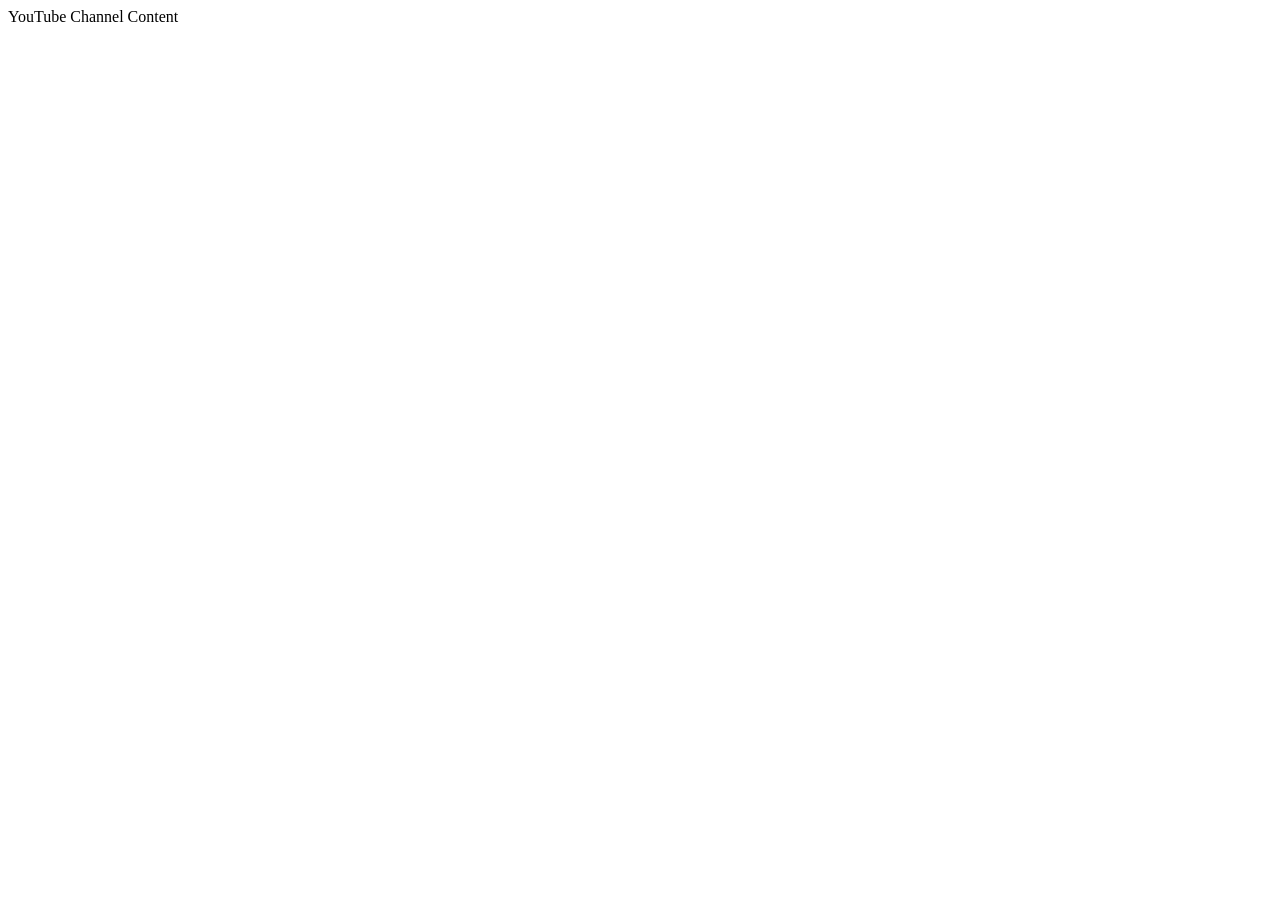
<file: sample_youtube/sample_channel.html>
<!DOCTYPE html>
<html lang="en">
<head>
  <meta charset="utf-8">
  <title>TechPulse Explains - YouTube</title>
</head>
<body>
  <div id="content">YouTube Channel Content</div>
  <script>
    var ytInitialData = {
      "metadata": {
        "channelMetadataRenderer": {
          "title": "TechPulse Explains",
          "description": "Deep-dives into AI, modern software engineering, web architectures, and developer tooling.",
          "externalId": "UC_x5XG1OV2P6uZZ5FSM9Ttw",
          "vanityChannelUrl": "https://www.youtube.com/@TechPulseOfficial"
        }
      },
      "header": {
        "c4TabbedHeaderRenderer": {
          "title": "TechPulse Explains",
          "channelId": "UC_x5XG1OV2P6uZZ5FSM9Ttw",
          "subscriberCountText": { "simpleText": "1.45M subscribers" },
          "videosCountText": { "runs": [{ "text": "248 videos" }] },
          "avatar": {
            "thumbnails": [
              { "url": "https://images.unsplash.com/photo-1618005182384-a83a8bd57fbe?w=150" }
            ]
          },
          "banner": {
            "thumbnails": [
              { "url": "https://images.unsplash.com/photo-1550745165-9bc0b252726f?w=1200" }
            ]
          },
          "badges": [
            { "metadataBadgeRenderer": { "style": "BADGE_STYLE_TYPE_VERIFIED" } }
          ]
        }
      },
      "contents": {
        "twoColumnBrowseResultsRenderer": {
          "tabs": [
            {
              "tabRenderer": {
                "title": "Videos",
                "content": {
                  "richGridRenderer": {
                    "contents": [
                      {
                        "richItemRenderer": {
                          "content": {
                            "videoRenderer": {
                              "videoId": "v_ai_agent_01",
                              "title": { "runs": [{ "text": "Building Autonomous Multi-Agent AI Systems in 2026: Complete Architecture" }] },
                              "thumbnail": { "thumbnails": [{ "url": "https://images.unsplash.com/photo-1620712943543-bcc4688e7485?w=500" }] },
                              "lengthText": { "simpleText": "18:42" },
                              "viewCountText": { "simpleText": "482,000 views" },
                              "publishedTimeText": { "simpleText": "3 days ago" },
                              "descriptionSnippet": { "runs": [{ "text": "A comprehensive deep-dive into how modern LLM agents plan, reason, invoke subagents, and self-heal in complex production environments." }] }
                            }
                          }
                        }
                      },
                      {
                        "richItemRenderer": {
                          "content": {
                            "videoRenderer": {
                              "videoId": "v_sqlite_scale",
                              "title": { "runs": [{ "text": "SQLite at Scale: Can SQLite Actually Handle Millions of Queries?" }] },
                              "thumbnail": { "thumbnails": [{ "url": "https://images.unsplash.com/photo-1544383835-bda2bc66a55d?w=500" }] },
                              "lengthText": { "simpleText": "14:15" },
                              "viewCountText": { "simpleText": "925,000 views" },
                              "publishedTimeText": { "simpleText": "2 weeks ago" },
                              "descriptionSnippet": { "runs": [{ "text": "Benchmarking WAL mode, PRAGMA optimizations, memory-mapped I/O, and concurrent readers in production SQLite deployments." }] }
                            }
                          }
                        }
                      },
                      {
                        "richItemRenderer": {
                          "content": {
                            "reelItemRenderer": {
                              "videoId": "v_short_python_tip",
                              "headline": { "simpleText": "3 Python 3.14 Features You Probably Didn't Notice #shorts" },
                              "thumbnail": { "thumbnails": [{ "url": "https://images.unsplash.com/photo-1526379095098-d400fd0bf935?w=500" }] },
                              "viewCountText": { "simpleText": "2.4M views" }
                            }
                          }
                        }
                      }
                    ]
                  }
                }
              }
            }
          ]
        }
      }
    };
  </script>
</body>
</html>
</file>
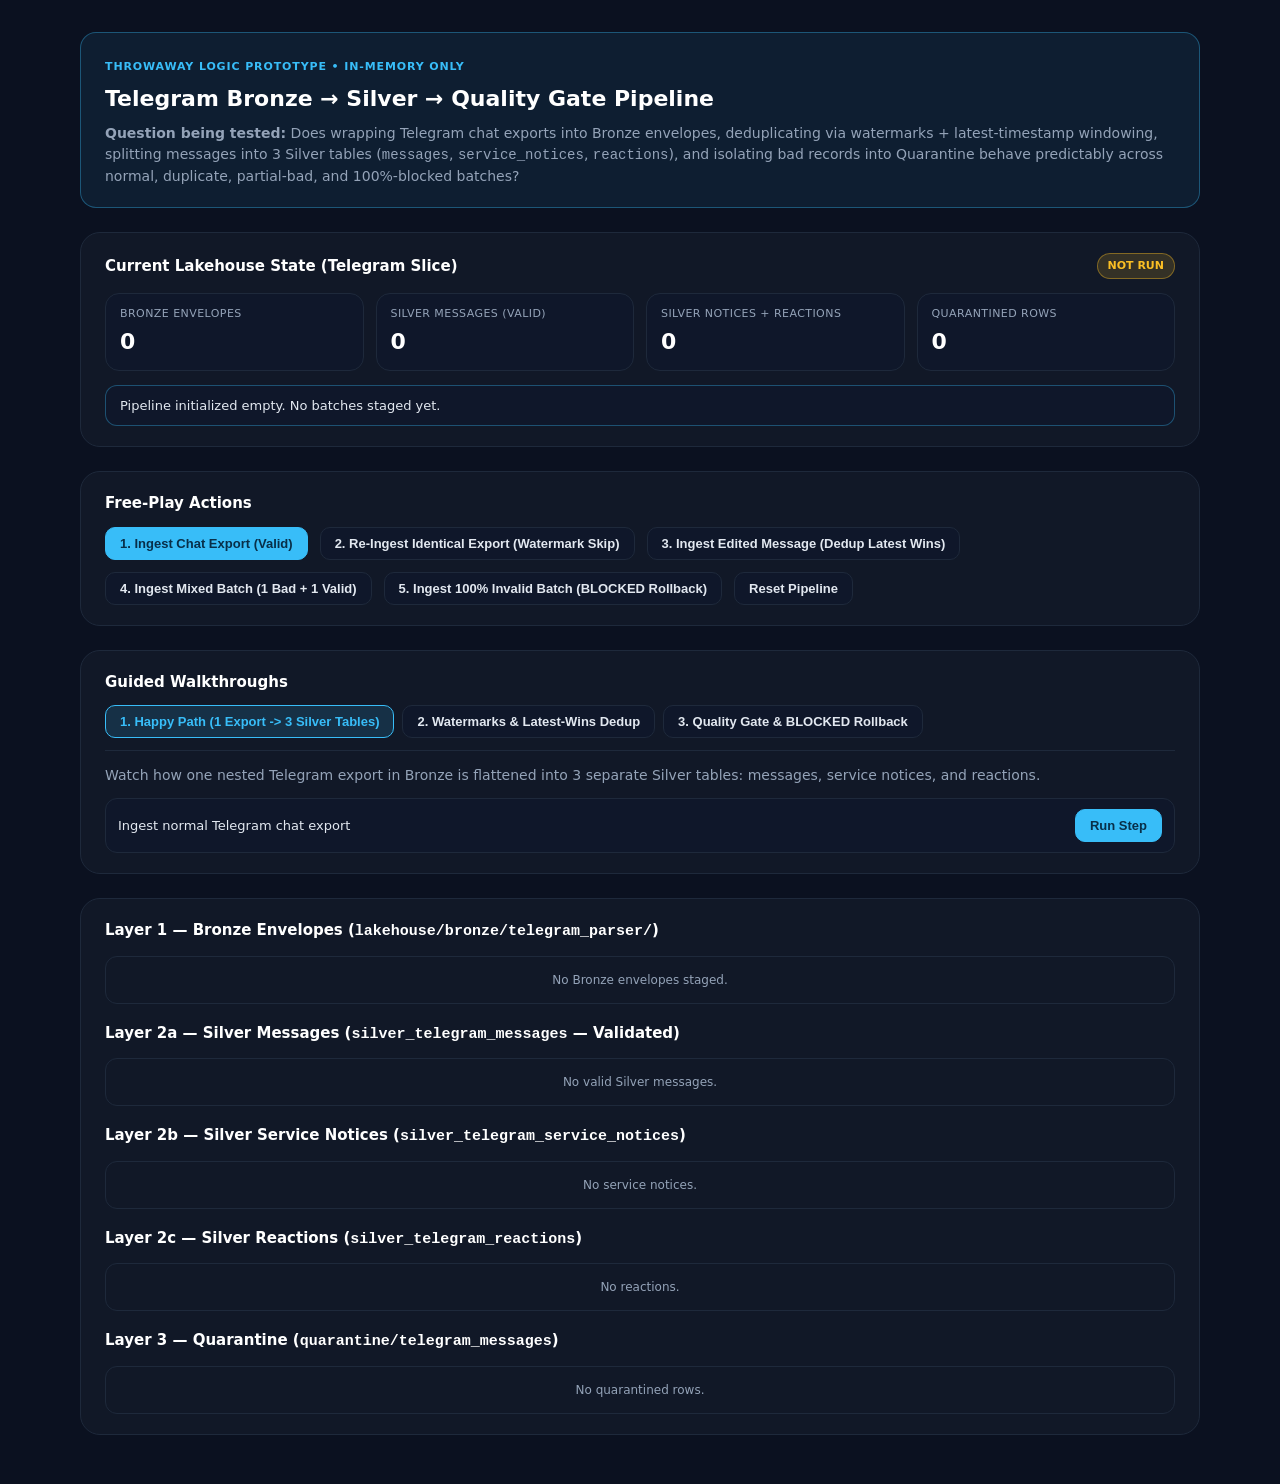
<file: src/gemini_ocr/ducklake/PROTOTYPE_telegram_bronze_to_silver.html>
<!DOCTYPE html>
<html lang="en">
<head>
<meta charset="UTF-8">
<meta name="viewport" content="width=device-width, initial-scale=1.0">
<title>PROTOTYPE — Telegram Bronze → Silver Pipeline</title>
<style>
  :root {
    --bg: #0b1120;
    --surface: #111827;
    --surface-2: #0f172a;
    --border: #1e293b;
    --text: #e2e8f0;
    --muted: #94a3b8;
    --accent: #38bdf8;
    --good: #34d399;
    --warn: #fbbf24;
    --bad: #f87171;
  }
  * { box-sizing: border-box; }
  body {
    margin: 0;
    padding: 32px 20px 60px;
    font-family: system-ui, -apple-system, Segoe UI, Roboto, sans-serif;
    background: var(--bg);
    color: var(--text);
    line-height: 1.5;
  }
  .wrap { max-width: 1120px; margin: 0 auto; display: flex; flex-direction: column; gap: 24px; }
  .banner {
    background: rgba(56, 189, 248, 0.08);
    border: 1px solid rgba(56, 189, 248, 0.35);
    border-radius: 16px;
    padding: 20px 24px;
  }
  .tag {
    display: inline-block;
    font-size: 11px;
    font-weight: 700;
    letter-spacing: 0.08em;
    text-transform: uppercase;
    color: var(--accent);
    margin-bottom: 6px;
  }
  h1 { margin: 0 0 8px; font-size: 22px; font-weight: 800; color: #fff; }
  h2 { margin: 0 0 12px; font-size: 15px; font-weight: 700; color: #fff; }
  p { margin: 0; color: var(--muted); font-size: 14px; }
  .card {
    background: var(--surface);
    border: 1px solid var(--border);
    border-radius: 20px;
    padding: 20px 24px;
  }
  .row { display: flex; flex-wrap: wrap; gap: 12px; align-items: center; }
  .grid-4 { display: grid; grid-template-columns: repeat(auto-fit, minmax(170px, 1fr)); gap: 12px; }
  .stat {
    background: var(--surface-2);
    border: 1px solid var(--border);
    border-radius: 14px;
    padding: 12px 14px;
  }
  .stat-label { font-size: 11px; color: var(--muted); text-transform: uppercase; letter-spacing: 0.04em; }
  .stat-val { font-size: 22px; font-weight: 800; color: #fff; margin-top: 2px; }
  .badge {
    display: inline-block;
    padding: 4px 10px;
    border-radius: 999px;
    font-size: 11px;
    font-weight: 700;
  }
  .badge-passed { background: rgba(52, 211, 153, 0.15); color: var(--good); border: 1px solid rgba(52, 211, 153, 0.4); }
  .badge-warn { background: rgba(251, 191, 36, 0.15); color: var(--warn); border: 1px solid rgba(251, 191, 36, 0.4); }
  .badge-blocked { background: rgba(248, 113, 113, 0.15); color: var(--bad); border: 1px solid rgba(248, 113, 113, 0.4); }
  .callout {
    margin-top: 14px;
    padding: 10px 14px;
    border-radius: 12px;
    background: var(--surface-2);
    border: 1px solid rgba(56, 189, 248, 0.35);
    font-size: 13px;
    color: var(--text);
  }
  button {
    cursor: pointer;
    border: 1px solid var(--border);
    background: var(--surface-2);
    color: var(--text);
    padding: 8px 14px;
    border-radius: 10px;
    font-size: 13px;
    font-weight: 600;
  }
  button:hover { border-color: var(--accent); color: #fff; }
  button.primary { background: var(--accent); color: #082f49; border-color: var(--accent); }
  button.primary:hover { filter: brightness(1.08); }
  button:disabled { opacity: 0.45; cursor: not-allowed; }
  .tabs { display: flex; gap: 8px; border-bottom: 1px solid var(--border); padding-bottom: 12px; margin-bottom: 14px; flex-wrap: wrap; }
  .tab.active { background: rgba(56, 189, 248, 0.15); border-color: var(--accent); color: var(--accent); }
  .step-list { display: flex; flex-direction: column; gap: 8px; margin-top: 12px; }
  .step-item { display: flex; align-items: center; justify-content: space-between; gap: 12px; padding: 10px 12px; border-radius: 12px; background: var(--surface-2); border: 1px solid var(--border); }
  .step-item.done { border-color: rgba(52, 211, 153, 0.45); }
  .tables-grid { display: flex; flex-direction: column; gap: 18px; }
  .tbl-wrap { overflow-x: auto; border: 1px solid var(--border); border-radius: 12px; }
  table { width: 100%; border-collapse: collapse; font-size: 12px; text-align: left; }
  th { background: var(--surface-2); color: var(--muted); padding: 8px 10px; border-bottom: 1px solid var(--border); font-weight: 600; white-space: nowrap; }
  td { padding: 8px 10px; border-bottom: 1px solid rgba(30, 41, 59, 0.6); font-family: ui-monospace, SFMono-Regular, Consolas, monospace; white-space: nowrap; max-width: 280px; overflow: hidden; text-overflow: ellipsis; }
  .empty { padding: 14px; font-size: 12px; color: var(--muted); text-align: center; }
</style>
</head>
<body>
<div class="wrap">
  <div class="banner">
    <span class="tag">Throwaway Logic Prototype &bull; In-Memory Only</span>
    <h1>Telegram Bronze &rarr; Silver &rarr; Quality Gate Pipeline</h1>
    <p>
      <strong>Question being tested:</strong> Does wrapping Telegram chat exports into Bronze envelopes,
      deduplicating via watermarks + latest-timestamp windowing, splitting messages into 3 Silver tables
      (<code>messages</code>, <code>service_notices</code>, <code>reactions</code>), and isolating bad records
      into Quarantine behave predictably across normal, duplicate, partial-bad, and 100%-blocked batches?
    </p>
  </div>

  <!-- Current State -->
  <div class="card">
    <div class="row" style="justify-content: space-between; margin-bottom: 14px;">
      <h2 style="margin:0;">Current Lakehouse State (Telegram Slice)</h2>
      <span id="statusBadge" class="badge badge-warn">NOT RUN</span>
    </div>
    <div class="grid-4" id="summaryStats"></div>
    <div id="lastEventCallout" class="callout">Click any action below or start a guided walkthrough to watch records move from Bronze to Silver.</div>
  </div>

  <!-- Free-Play Actions -->
  <div class="card">
    <h2>Free-Play Actions</h2>
    <div class="row">
      <button class="primary" onclick="runAction('normal')">1. Ingest Chat Export (Valid)</button>
      <button onclick="runAction('same')">2. Re-Ingest Identical Export (Watermark Skip)</button>
      <button onclick="runAction('edited')">3. Ingest Edited Message (Dedup Latest Wins)</button>
      <button onclick="runAction('mixed')">4. Ingest Mixed Batch (1 Bad + 1 Valid)</button>
      <button onclick="runAction('blocked')">5. Ingest 100% Invalid Batch (BLOCKED Rollback)</button>
      <button onclick="runAction('reset')">Reset Pipeline</button>
    </div>
  </div>

  <!-- Guided Walkthroughs -->
  <div class="card">
    <h2>Guided Walkthroughs</h2>
    <div class="tabs" id="walkthroughTabs"></div>
    <p id="walkthroughDesc"></p>
    <div class="step-list" id="walkthroughSteps"></div>
  </div>

  <!-- Live Layer Tables -->
  <div class="card tables-grid">
    <div>
      <h2>Layer 1 &mdash; Bronze Envelopes (<code>lakehouse/bronze/telegram_parser/</code>)</h2>
      <div class="tbl-wrap" id="tblBronze"></div>
    </div>
    <div>
      <h2>Layer 2a &mdash; Silver Messages (<code>silver_telegram_messages</code> &mdash; Validated)</h2>
      <div class="tbl-wrap" id="tblSilverMsg"></div>
    </div>
    <div>
      <h2>Layer 2b &mdash; Silver Service Notices (<code>silver_telegram_service_notices</code>)</h2>
      <div class="tbl-wrap" id="tblSilverNotice"></div>
    </div>
    <div>
      <h2>Layer 2c &mdash; Silver Reactions (<code>silver_telegram_reactions</code>)</h2>
      <div class="tbl-wrap" id="tblSilverReact"></div>
    </div>
    <div>
      <h2>Layer 3 &mdash; Quarantine (<code>quarantine/telegram_messages</code>)</h2>
      <div class="tbl-wrap" id="tblQuarantine"></div>
    </div>
  </div>
</div>

<script>
/* ============================================================================
 * PURE PORTABLE LOGIC MODULE (No DOM / document references)
 * Models: src/gemini_ocr/ducklake/adapters/telegram.py + silver.py + quality.py
 * ========================================================================== */
const TelegramPipeline = (() => {
  function stableHash(obj) {
    const str = JSON.stringify(obj);
    let h = 2166136261;
    for (let i = 0; i < str.length; i++) {
      h ^= str.charCodeAt(i);
      h = Math.imul(h, 16777619);
    }
    return ("00000000" + (h >>> 0).toString(16)).slice(-8);
  }

  function createInitialState() {
    return {
      batchSeq: 0,
      status: "NOT RUN",
      lastChange: "Pipeline initialized empty. No batches staged yet.",
      watermarks: {},          // record_key -> payload_hash
      bronzeEnvelopes: [],     // committed BronzeEnvelope records
      silverMessages: [],
      silverNotices: [],
      silverReactions: [],
      quarantine: [],
      stats: { scanned: 0, ingested: 0, skipped: 0 }
    };
  }

  function isValidIsoTimestamp(val) {
    if (!val || typeof val !== "string") return false;
    const t = Date.parse(val);
    return !Number.isNaN(t);
  }

  function rebuildSilverAndGate(bronzeEnvelopes, batchId, evaluatedAt, existingQuarantine) {
    // 1. Flatten Bronze payloads into raw Silver rows
    const rawNotices = [];
    const rawMessages = [];
    const rawReactions = [];

    for (const env of bronzeEnvelopes) {
      const p = env.payload;
      const chatTitle = String(p.chat_title || "Unknown Chat");
      for (const m of (p.messages || [])) {
        const msgId = Number(m.id || 0);
        const mType = String(m.type || "message");
        if (mType === "service") {
          rawNotices.push({
            chat_title: chatTitle,
            message_id: msgId,
            notice_date_text: String(m.date || ""),
            notice_text: String(m.text || ""),
            _batch_id: env._batch_id,
            _ingested_at: env._ingested_at,
            _is_test_artifact: env._is_test_artifact
          });
          continue;
        }
        const media = m.media && typeof m.media === "object" ? m.media : null;
        rawMessages.push({
          chat_title: chatTitle,
          message_id: msgId,
          from_name: m.from_name ?? null,
          message_ts: isValidIsoTimestamp(m.date) ? new Date(m.date).toISOString() : null,
          reply_to_message_id: m.reply_to_message_id ?? null,
          text: String(m.text || ""),
          has_media: media !== null,
          media_type: media ? String(media.type) : null,
          reaction_count: m.reaction_count != null ? Number(m.reaction_count) : 0,
          _batch_id: env._batch_id,
          _ingested_at: env._ingested_at,
          _is_test_artifact: env._is_test_artifact
        });
        for (const rx of (m.reactions || [])) {
          rawReactions.push({
            chat_title: chatTitle,
            message_id: msgId,
            emoji: String(rx.emoji || ""),
            reaction_count: rx.count != null ? Number(rx.count) : 0,
            users: JSON.stringify(rx.users || []),
            _batch_id: env._batch_id,
            _ingested_at: env._ingested_at
          });
        }
      }
    }

    // 2. Deduplicate keeping latest _ingested_at (ROW_NUMBER() OVER PARTITION BY ... ORDER BY _ingested_at DESC)
    const dedupBy = (rows, keyFn) => {
      const map = new Map();
      for (const r of rows) {
        const k = keyFn(r);
        const prev = map.get(k);
        if (!prev || r._ingested_at >= prev._ingested_at) map.set(k, r);
      }
      return Array.from(map.values());
    };

    const silverNotices = dedupBy(rawNotices, r => `${r.chat_title}::${r.message_id}`);
    const preGateMessages = dedupBy(rawMessages, r => `${r.chat_title}::${r.message_id}`);
    const silverReactions = dedupBy(rawReactions, r => `${r.chat_title}::${r.message_id}::${r.emoji}`);

    // 3. Quality Gate on silver_telegram_messages (TG_INVALID_DATE, TG_NEGATIVE_REACTIONS)
    const validMessages = [];
    const newQuarantine = [];
    for (const msg of preGateMessages) {
      let ruleId = null;
      let reason = null;
      if (msg.message_ts === null) {
        ruleId = "TG_INVALID_DATE";
        reason = "Telegram message timestamp could not be parsed";
      } else if (msg.reaction_count === null || msg.reaction_count < 0) {
        ruleId = "TG_NEGATIVE_REACTIONS";
        reason = "Telegram reaction_count cannot be negative";
      }
      if (ruleId) {
        newQuarantine.push({
          _batch_id: batchId,
          _rule_id: ruleId,
          _failure_reason: reason,
          _quarantined_at: evaluatedAt,
          raw_payload_json: JSON.stringify(msg)
        });
      } else {
        validMessages.push(msg);
      }
    }

    let status = "PASSED";
    if (preGateMessages.length > 0 && validMessages.length === 0) {
      status = "BLOCKED";
    } else if (newQuarantine.length > 0) {
      status = "PASSED_WITH_QUARANTINE";
    }

    return {
      status,
      silverNotices,
      validMessages,
      silverReactions,
      quarantine: [...newQuarantine, ...existingQuarantine]
    };
  }

  function ingestBatch(prevState, rawExports) {
    const nextSeq = prevState.batchSeq + 1;
    const batchId = `batch_${String(nextSeq).padStart(3, "0")}`;
    const ingestedAt = new Date(Date.UTC(2026, 10, 27, 6, 0, nextSeq)).toISOString();

    // Stage to Bronze using watermark check
    const staged = [];
    let skipped = 0;
    const pendingWatermarks = { ...prevState.watermarks };

    for (const raw of rawExports) {
      const payload = raw.data && typeof raw.data === "object" ? raw.data : raw;
      const recordKey = String(raw.session_id || payload.session_id || stableHash(payload));
      const payloadHash = stableHash(payload);
      if (pendingWatermarks[recordKey] === payloadHash) {
        skipped++;
        continue;
      }
      const isTest = payload.export_source === "messages.html" && payload.chat_title === "Min Thike Tun";
      staged.push({
        _batch_id: batchId,
        _ingested_at: ingestedAt,
        _source_name: "telegram_parser",
        _record_key: recordKey,
        _payload_hash: payloadHash,
        _is_test_artifact: isTest,
        payload
      });
      pendingWatermarks[recordKey] = payloadHash;
    }

    const candidateBronze = [...prevState.bronzeEnvelopes, ...staged];
    const evalResult = rebuildSilverAndGate(candidateBronze, batchId, ingestedAt, prevState.quarantine);

    // Circuit-breaker rollback if BLOCKED
    if (evalResult.status === "BLOCKED") {
      return {
        ...prevState,
        batchSeq: nextSeq,
        status: "BLOCKED",
        quarantine: evalResult.quarantine,
        stats: { scanned: rawExports.length, ingested: 0, skipped },
        lastChange: `BLOCKED (${batchId}): 100% of candidate messages failed Quality Gate. Uncommitted Bronze batch rolled back; watermarks & Silver preserved.`
      };
    }

    return {
      batchSeq: nextSeq,
      status: evalResult.status,
      watermarks: pendingWatermarks,
      bronzeEnvelopes: candidateBronze,
      silverMessages: evalResult.validMessages,
      silverNotices: evalResult.silverNotices,
      silverReactions: evalResult.silverReactions,
      quarantine: evalResult.quarantine,
      stats: { scanned: rawExports.length, ingested: staged.length, skipped },
      lastChange:
        staged.length === 0
          ? `${batchId}: Watermark matched all ${skipped} export(s) — 0 new Bronze rows written.`
          : `${batchId} (${evalResult.status}): Staged ${staged.length} Bronze envelope(s) -> ${evalResult.validMessages.length} valid Silver message(s), ${evalResult.silverNotices.length} notice(s), ${evalResult.silverReactions.length} reaction(s).`
    };
  }

  return { createInitialState, ingestBatch };
})();

/* ============================================================================
 * THROWAWAY UI SHELL (Sample Fixtures + Guided Walkthroughs + DOM Rendering)
 * ========================================================================== */
const SAMPLES = {
  normal: [{
    session_id: "tg_sess_01",
    chat_title: "Data Eng Team",
    export_source: "result.json",
    messages: [
      { id: 100, type: "service", date: "2026-11-27T01:00:00Z", text: "Group created" },
      { id: 101, type: "message", date: "2026-11-27T01:05:00Z", from_name: "Aung", text: "Parquet export ready", media: { type: "photo" }, reaction_count: 3, reactions: [{ emoji: "🔥", count: 2, users: ["Su", "Ko"] }, { emoji: "👍", count: 1, users: ["May"] }] },
      { id: 102, type: "message", date: "2026-11-27T01:06:00Z", from_name: "Su", reply_to_message_id: 101, text: "Nice, checking Silver!", reaction_count: 1, reactions: [{ emoji: "👍", count: 1, users: ["Aung"] }] }
    ]
  }],
  edited: [{
    session_id: "tg_sess_02",
    chat_title: "Data Eng Team",
    export_source: "result.json",
    messages: [
      { id: 101, type: "message", date: "2026-11-27T01:05:00Z", from_name: "Aung", text: "Parquet export ready (v2 edited)", media: { type: "photo" }, reaction_count: 5, reactions: [{ emoji: "🔥", count: 4, users: ["Su", "Ko", "May", "Lin"] }] }
    ]
  }],
  mixed: [{
    session_id: "tg_sess_03",
    chat_title: "Data Eng Team",
    export_source: "result.json",
    messages: [
      { id: 103, type: "message", date: "not-a-valid-date", from_name: "Bot", text: "Corrupt timestamp row", reaction_count: 0 },
      { id: 104, type: "message", date: "2026-11-27T02:00:00Z", from_name: "Ko", text: "Healthy message after bad one", reaction_count: 2 }
    ]
  }],
  blocked: [{
    session_id: "tg_sess_bad",
    chat_title: "Corrupt Chat",
    export_source: "result.json",
    messages: [
      { id: 901, type: "message", date: "bad-date", from_name: "X", text: "Broken", reaction_count: -5 }
    ]
  }]
};

const WALKTHROUGHS = [
  {
    id: "happy",
    title: "1. Happy Path (1 Export -> 3 Silver Tables)",
    desc: "Watch how one nested Telegram export in Bronze is flattened into 3 separate Silver tables: messages, service notices, and reactions.",
    steps: [
      { label: "Ingest normal Telegram chat export", action: "normal" }
    ]
  },
  {
    id: "dedup",
    title: "2. Watermarks & Latest-Wins Dedup",
    desc: "First ingest the chat, then re-ingest the exact same export (skipped by watermark), then ingest an edited version of message #101 (Silver keeps only the latest).",
    steps: [
      { label: "Step 1: Ingest initial chat export", action: "normal" },
      { label: "Step 2: Re-ingest identical export (expect 0 Bronze writes)", action: "same" },
      { label: "Step 3: Ingest edited message #101 (expect 5 reactions, v2 text)", action: "edited" }
    ]
  },
  {
    id: "gate",
    title: "3. Quality Gate & BLOCKED Rollback",
    desc: "First ingest a mixed batch (bad row quarantined, valid row passes -> PASSED_WITH_QUARANTINE). Then ingest a 100% invalid batch on a clean pipeline to trigger BLOCKED rollback.",
    steps: [
      { label: "Step 1: Ingest mixed batch (1 invalid date + 1 valid)", action: "mixed" },
      { label: "Step 2: Reset, then ingest 100% invalid batch (triggers BLOCKED)", action: "blocked_clean" }
    ]
  }
];

let state = TelegramPipeline.createInitialState();
let activeTab = "happy";
let completedSteps = new Set();

function runAction(kind) {
  if (kind === "reset") {
    state = TelegramPipeline.createInitialState();
  } else if (kind === "normal") {
    state = TelegramPipeline.ingestBatch(state, SAMPLES.normal);
  } else if (kind === "same") {
    state = TelegramPipeline.ingestBatch(state, SAMPLES.normal);
  } else if (kind === "edited") {
    state = TelegramPipeline.ingestBatch(state, SAMPLES.edited);
  } else if (kind === "mixed") {
    state = TelegramPipeline.ingestBatch(state, SAMPLES.mixed);
  } else if (kind === "blocked") {
    state = TelegramPipeline.ingestBatch(state, SAMPLES.blocked);
  } else if (kind === "blocked_clean") {
    state = TelegramPipeline.createInitialState();
    state = TelegramPipeline.ingestBatch(state, SAMPLES.blocked);
  }
  render();
}

function selectWalkthrough(id) {
  activeTab = id;
  state = TelegramPipeline.createInitialState();
  completedSteps = new Set();
  render();
}

function runWalkthroughStep(tabId, idx, action) {
  completedSteps.add(`${tabId}:${idx}`);
  runAction(action);
}

function renderTable(elId, cols, rows, emptyMsg) {
  const el = document.getElementById(elId);
  if (!rows.length) {
    el.innerHTML = `<div class="empty">${emptyMsg}</div>`;
    return;
  }
  const head = cols.map(c => `<th>${c}</th>`).join("");
  const body = rows.map(r => `<tr>${cols.map(c => `<td>${String(r[c] ?? "NULL").replace(/</g, "&lt;")}</td>`).join("")}</tr>`).join("");
  el.innerHTML = `<table><thead><tr>${head}</tr></thead><tbody>${body}</tbody></table>`;
}

function render() {
  const badge = document.getElementById("statusBadge");
  badge.textContent = state.status;
  badge.className = "badge " + (state.status === "PASSED" ? "badge-passed" : state.status === "BLOCKED" ? "badge-blocked" : "badge-warn");

  document.getElementById("lastEventCallout").textContent = state.lastChange;

  const stats = [
    ["Bronze Envelopes", state.bronzeEnvelopes.length],
    ["Silver Messages (Valid)", state.silverMessages.length],
    ["Silver Notices + Reactions", state.silverNotices.length + state.silverReactions.length],
    ["Quarantined Rows", state.quarantine.length]
  ];
  document.getElementById("summaryStats").innerHTML = stats.map(([l, v]) =>
    `<div class="stat"><div class="stat-label">${l}</div><div class="stat-val">${v}</div></div>`
  ).join("");

  // Walkthroughs
  document.getElementById("walkthroughTabs").innerHTML = WALKTHROUGHS.map(w =>
    `<button class="tab ${w.id === activeTab ? "active" : ""}" onclick="selectWalkthrough('${w.id}')">${w.title}</button>`
  ).join("");
  const wt = WALKTHROUGHS.find(w => w.id === activeTab);
  document.getElementById("walkthroughDesc").textContent = wt.desc;
  document.getElementById("walkthroughSteps").innerHTML = wt.steps.map((s, idx) => {
    const done = completedSteps.has(`${wt.id}:${idx}`);
    return `<div class="step-item ${done ? "done" : ""}">
      <span style="font-size:13px;">${s.label}</span>
      <button class="${done ? "" : "primary"}" onclick="runWalkthroughStep('${wt.id}', ${idx}, '${s.action}')">${done ? "Run Again" : "Run Step"}</button>
    </div>`;
  }).join("");

  renderTable("tblBronze", ["_batch_id", "_record_key", "_payload_hash", "_ingested_at", "_is_test_artifact"], state.bronzeEnvelopes, "No Bronze envelopes staged.");
  renderTable("tblSilverMsg", ["chat_title", "message_id", "from_name", "message_ts", "text", "has_media", "reaction_count", "_batch_id"], state.silverMessages, "No valid Silver messages.");
  renderTable("tblSilverNotice", ["chat_title", "message_id", "notice_date_text", "notice_text", "_batch_id"], state.silverNotices, "No service notices.");
  renderTable("tblSilverReact", ["chat_title", "message_id", "emoji", "reaction_count", "users", "_batch_id"], state.silverReactions, "No reactions.");
  renderTable("tblQuarantine", ["_batch_id", "_rule_id", "_failure_reason", "raw_payload_json"], state.quarantine, "No quarantined rows.");
}

render();
</script>
</body>
</html>
</file>
